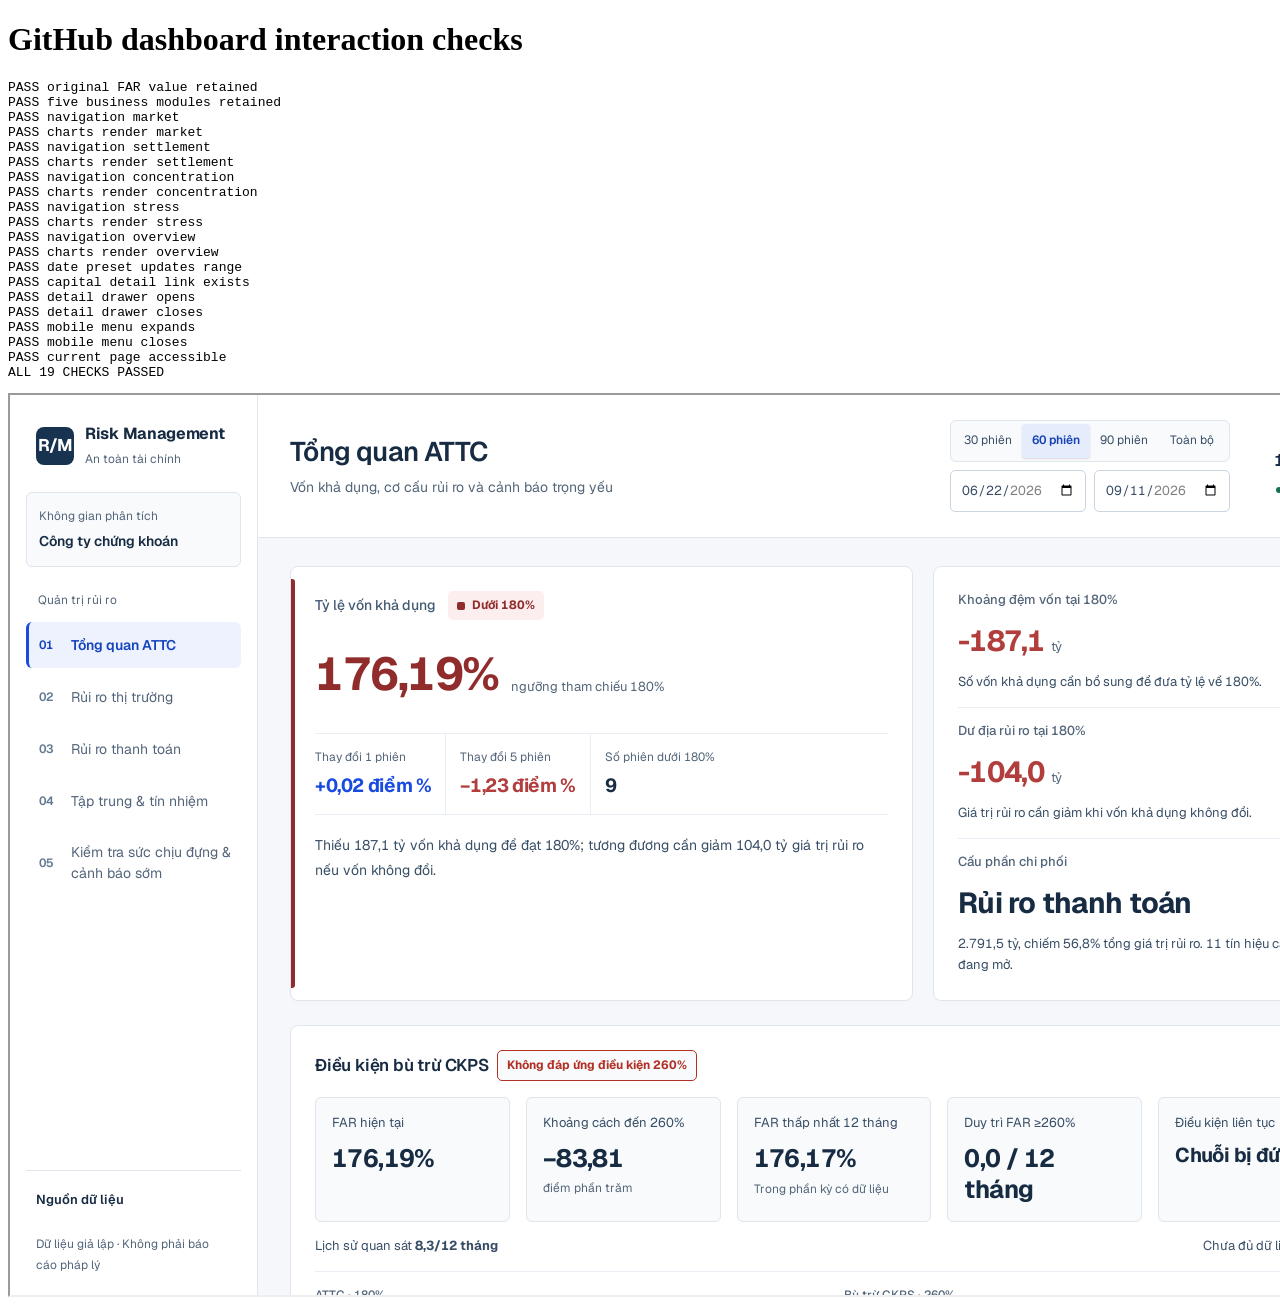
<file: qa.html>
<!doctype html><html><head><meta charset="utf-8"><title>Enterprise dashboard QA</title></head><body><h1>GitHub dashboard interaction checks</h1><pre id="results">Running…</pre><iframe id="app" src="index.html" style="width:1400px;height:900px"></iframe><script>
document.querySelector('iframe').onload=async()=>{const w=document.querySelector('iframe').contentWindow,d=w.document,out=document.querySelector('#results'),passed=[];const wait=()=>new Promise(r=>setTimeout(r,80));const check=(b,s)=>{if(!b)throw Error(s);passed.push('PASS '+s);};try{await wait();check(d.querySelector('.hero-val .n').textContent==='176,19%','original FAR value retained');check(d.querySelectorAll('#nav a').length===5,'five business modules retained');for(const id of ['market','settlement','concentration','stress','overview']){w.location.hash='#/'+id;await wait();check(d.querySelector('#v-'+id).classList.contains('on')&&d.querySelector('#v-'+id).textContent.length>100,'navigation '+id);check(d.querySelector('#v-'+id+' svg')!==null,'charts render '+id);}
const from=d.querySelector('#fromInput').value;d.querySelector('[data-n="30"]').click();check(d.querySelector('#fromInput').value!==from,'date preset updates range');d.querySelector('[data-n="60"]').click();const link=d.querySelector('#v-overview .linkish');check(!!link,'capital detail link exists');link.click();check(d.querySelector('#drawer').classList.contains('on'),'detail drawer opens');d.querySelector('.dclose').click();check(!d.querySelector('#drawer').classList.contains('on'),'detail drawer closes');d.querySelector('#enterpriseMenu').click();check(d.querySelector('#enterpriseMenu').getAttribute('aria-expanded')==='true','mobile menu expands');d.querySelector('#enterpriseMenu').click();check(d.querySelector('#enterpriseMenu').getAttribute('aria-expanded')==='false','mobile menu closes');check(d.querySelector('a[aria-current="page"]')?.dataset.id==='overview','current page accessible');out.textContent=passed.join('\n')+'\nALL '+passed.length+' CHECKS PASSED';}catch(e){out.textContent=passed.join('\n')+'\nFAIL '+e.stack;}}
</script></body></html>
</file>
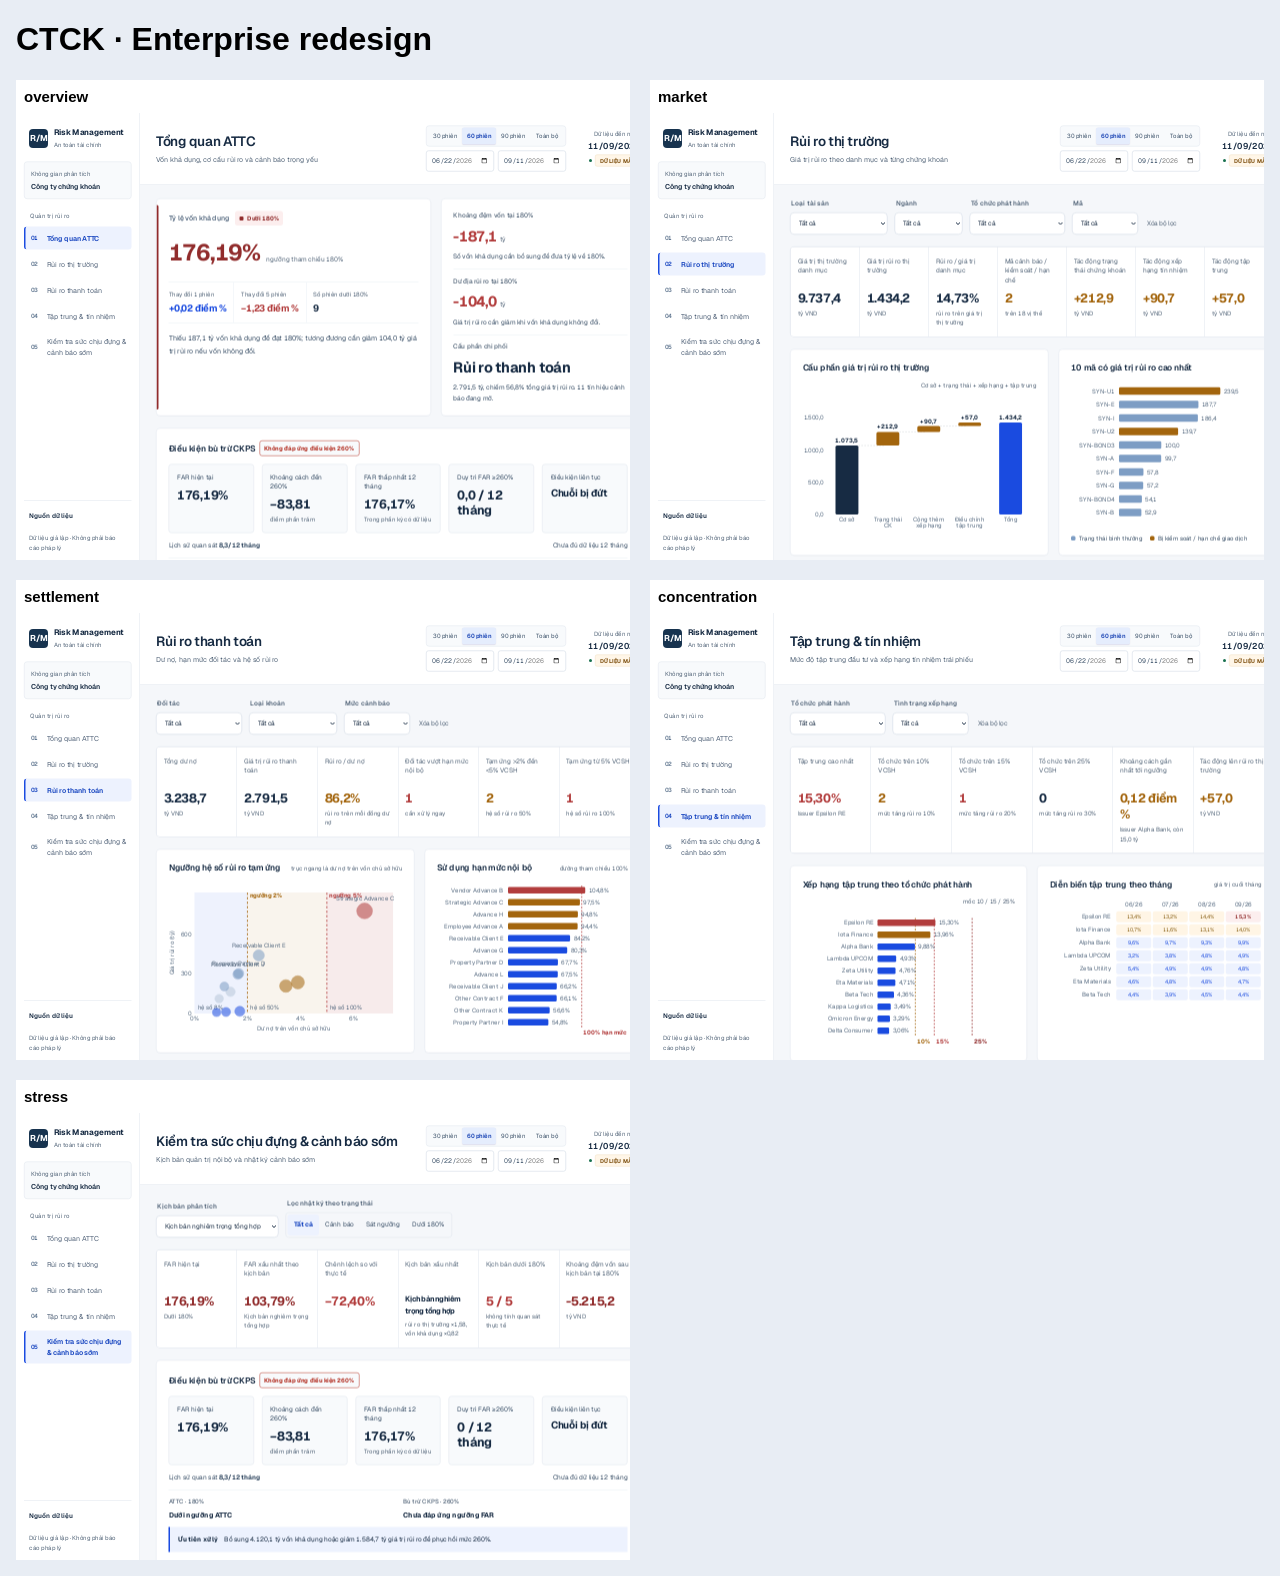
<file: review.html>
<!doctype html><html><head><meta charset="utf-8"><title>CTCK module review</title><style>body{margin:16px;font:16px Arial;background:#e8edf4}.grid{display:grid;grid-template-columns:1fr 1fr;gap:20px}.tile{height:480px;overflow:hidden;background:white}h2{font-size:15px;padding:8px;margin:0}iframe{width:1280px;height:900px;transform:scale(.5);transform-origin:top left;border:0}</style></head><body><h1>CTCK · Enterprise redesign</h1><div class="grid" id="grid"></div><script>for(const page of ['overview','market','settlement','concentration','stress']){const tile=document.createElement('div');tile.className='tile';tile.innerHTML='<h2>'+page+'</h2>';const f=document.createElement('iframe');f.src='index.html#/'+page;tile.append(f);grid.append(tile);}</script></body></html>
</file>
